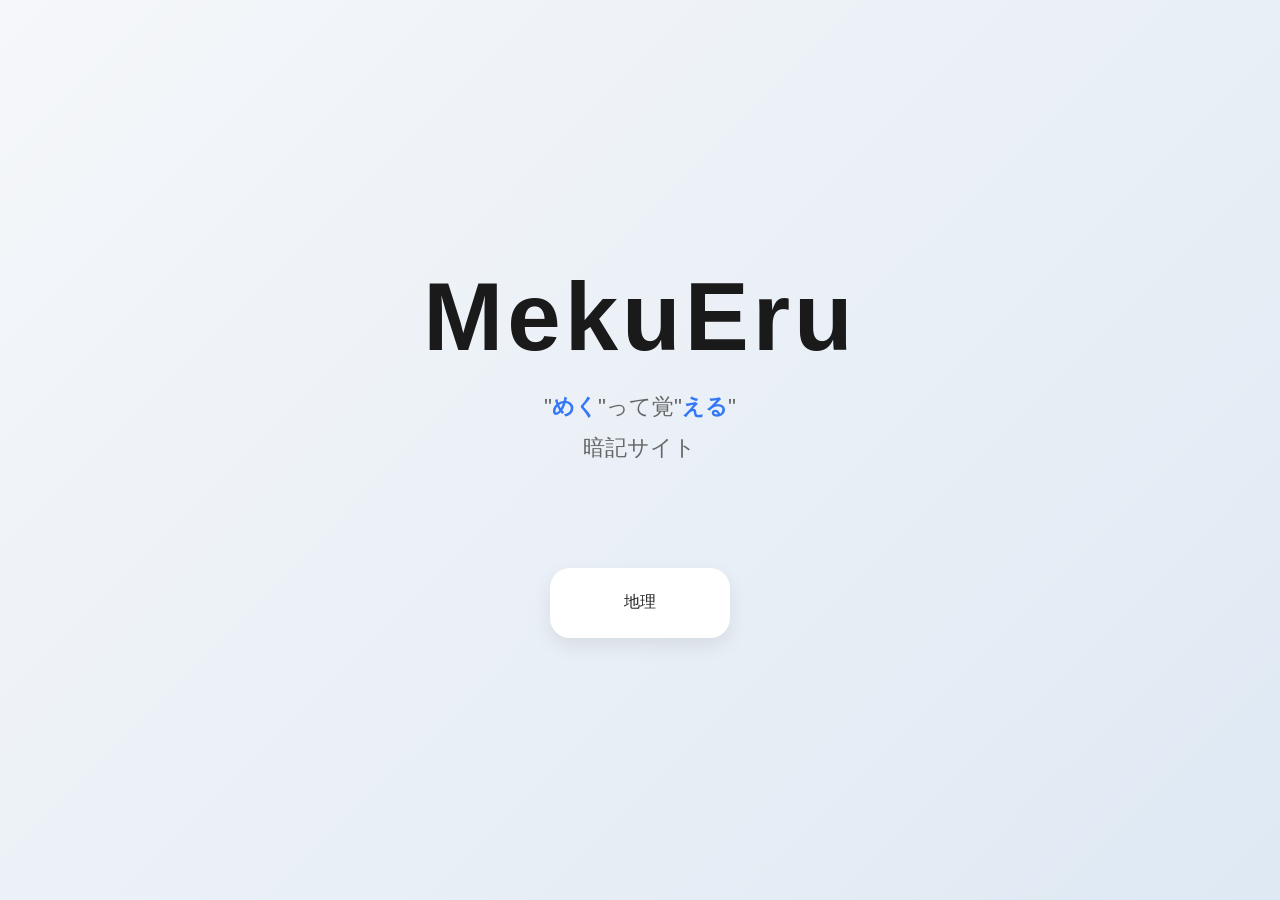
<file: index.html>
<!DOCTYPE html>
<html lang="ja">
<head>
    <meta charset="UTF-8">
    <title>MekuEru</title>
    <link rel="stylesheet" href="style.css">
    <link rel="shortcut icon" href="images/logo.ico" type="image/x-icon">
    <link rel="apple-touch-icon" href="images/logo.png" sizes="180x180">
    <link rel="icon" href="images/logo.png" type="image/png" sizes="192x192">
    <meta name="robots" content="noindex, nofollow">

</head>
<body>

    <main>

        <h1 class="logo">MekuEru</h1>

        <p class="catch">
            "<span>めく</span>"って覚"<span>える</span>"
            <br>
            暗記サイト
        </p>

        <div class="subjects">

            <a href="geography/geography.html" class="subject">
                地理
            </a>

            <!-- <a href="chinese/chinese.html" class="subject">
                中国語
            </a>

            <a href="earthscience.html" class="subject">
                地学
            </a> -->

        </div>

    </main>

</body>
</html>
</file>
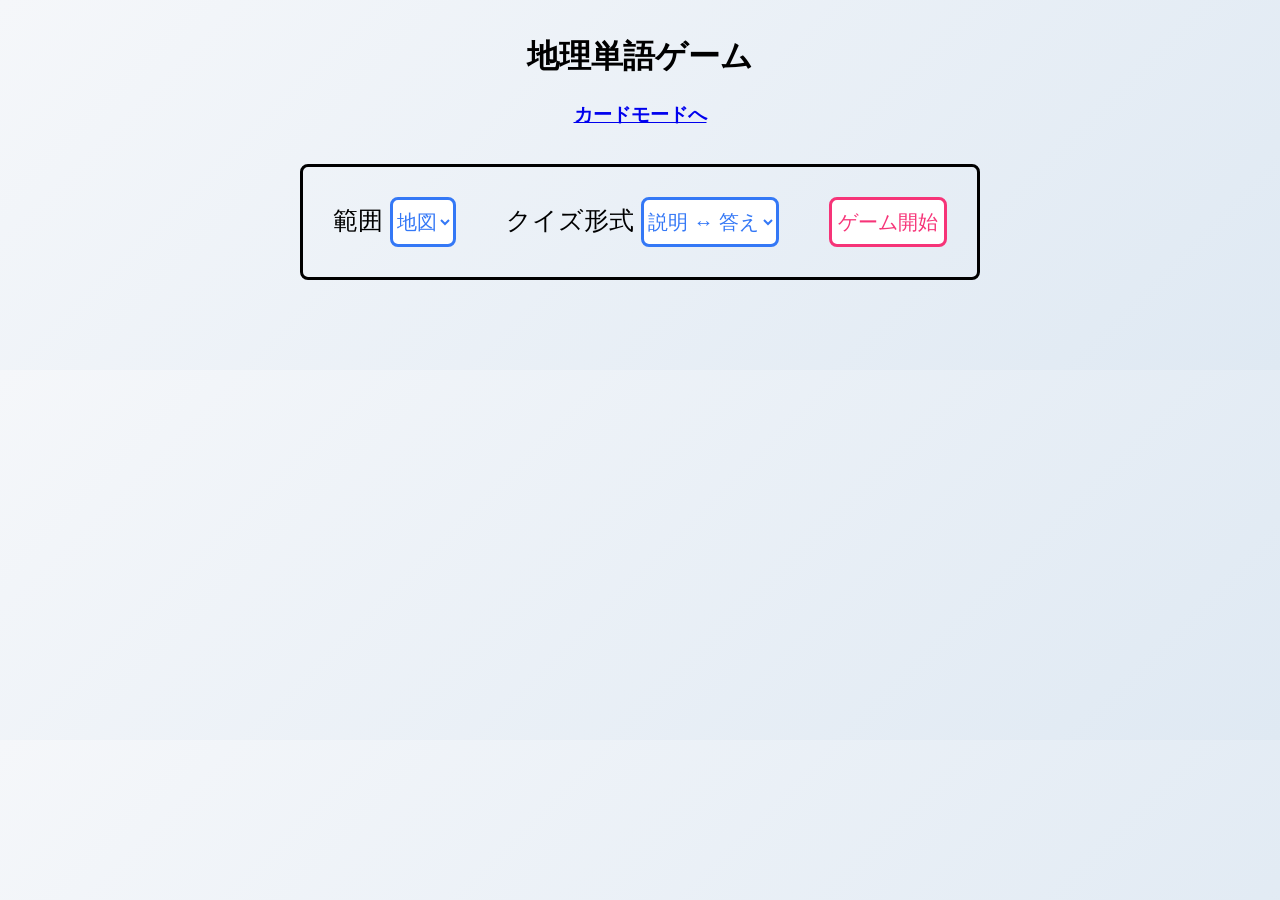
<file: geography/geog_game.html>
<!DOCTYPE html>
<html lang="ja">
<head>
    <meta charset="UTF-8">
    <title>MekuEru - Game</title>
    <link rel="stylesheet" href="geog_game.css">
    <meta name="robots" content="noindex, nofollow">
</head>
<body>

    <h1 style="line-height: 10px;">地理単語ゲーム</h1>
    <h3><a href="geography.html">カードモードへ</a></h3>

    <br>

    <div class="select">
        
        <div>
            <label>範囲</label>
            <select id="categorySelect">
                <option value="地図">地図</option>
                <option value="地形">地形</option>
            </select>
        </div>

        <div>
            <label>クイズ形式</label>
            <select id="questionMode">
                <option value="desc">説明 ↔ 答え</option>
                <option value="hint">画像 ↔ 答え</option>
            </select>
        </div>

        <button id="startButton">
            ゲーム開始
        </button>

    </div>

    <div id="result"></div>

    <div class="game-container">

        <div id="leftColumn" class="column"></div>

        <div id="rightColumn" class="column"></div>

    </div>

    <script src="geog_card.js"></script>
    <script src="geog_game.js"></script>

</body>
</html>
</file>
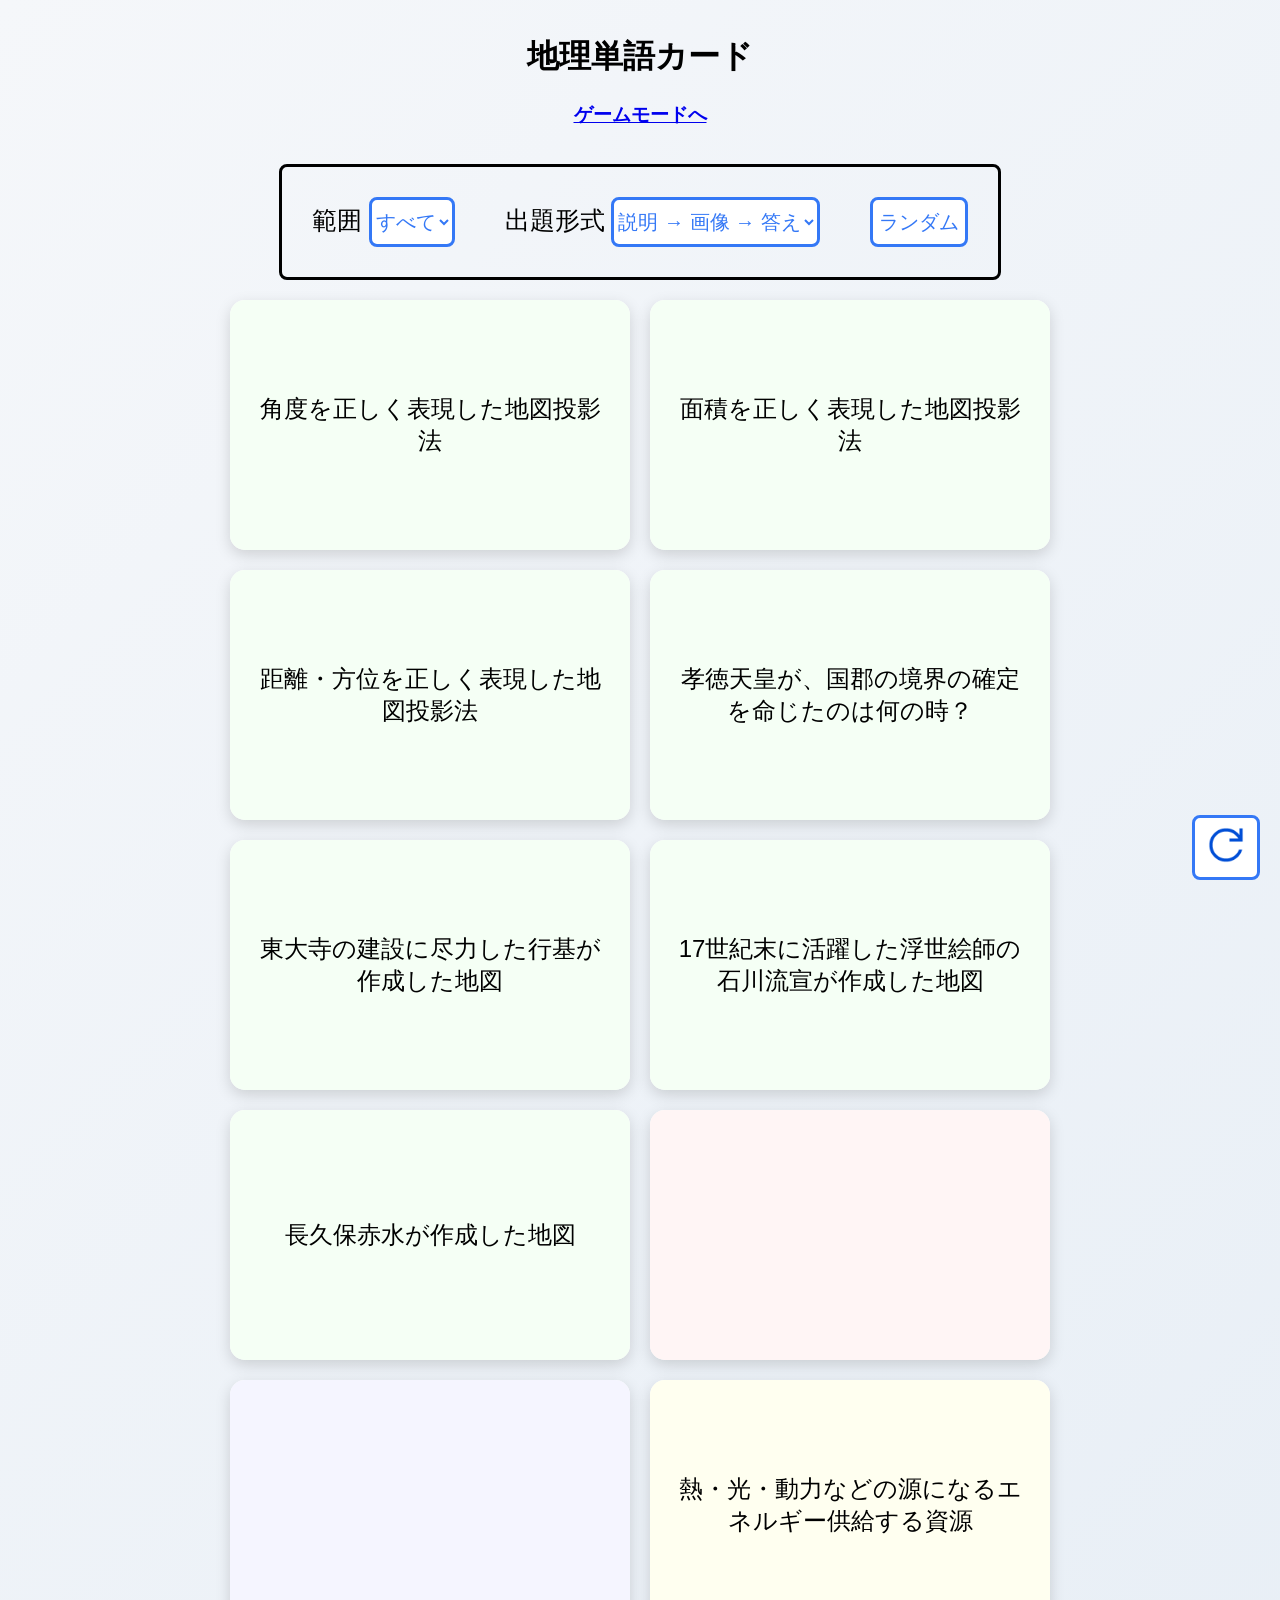
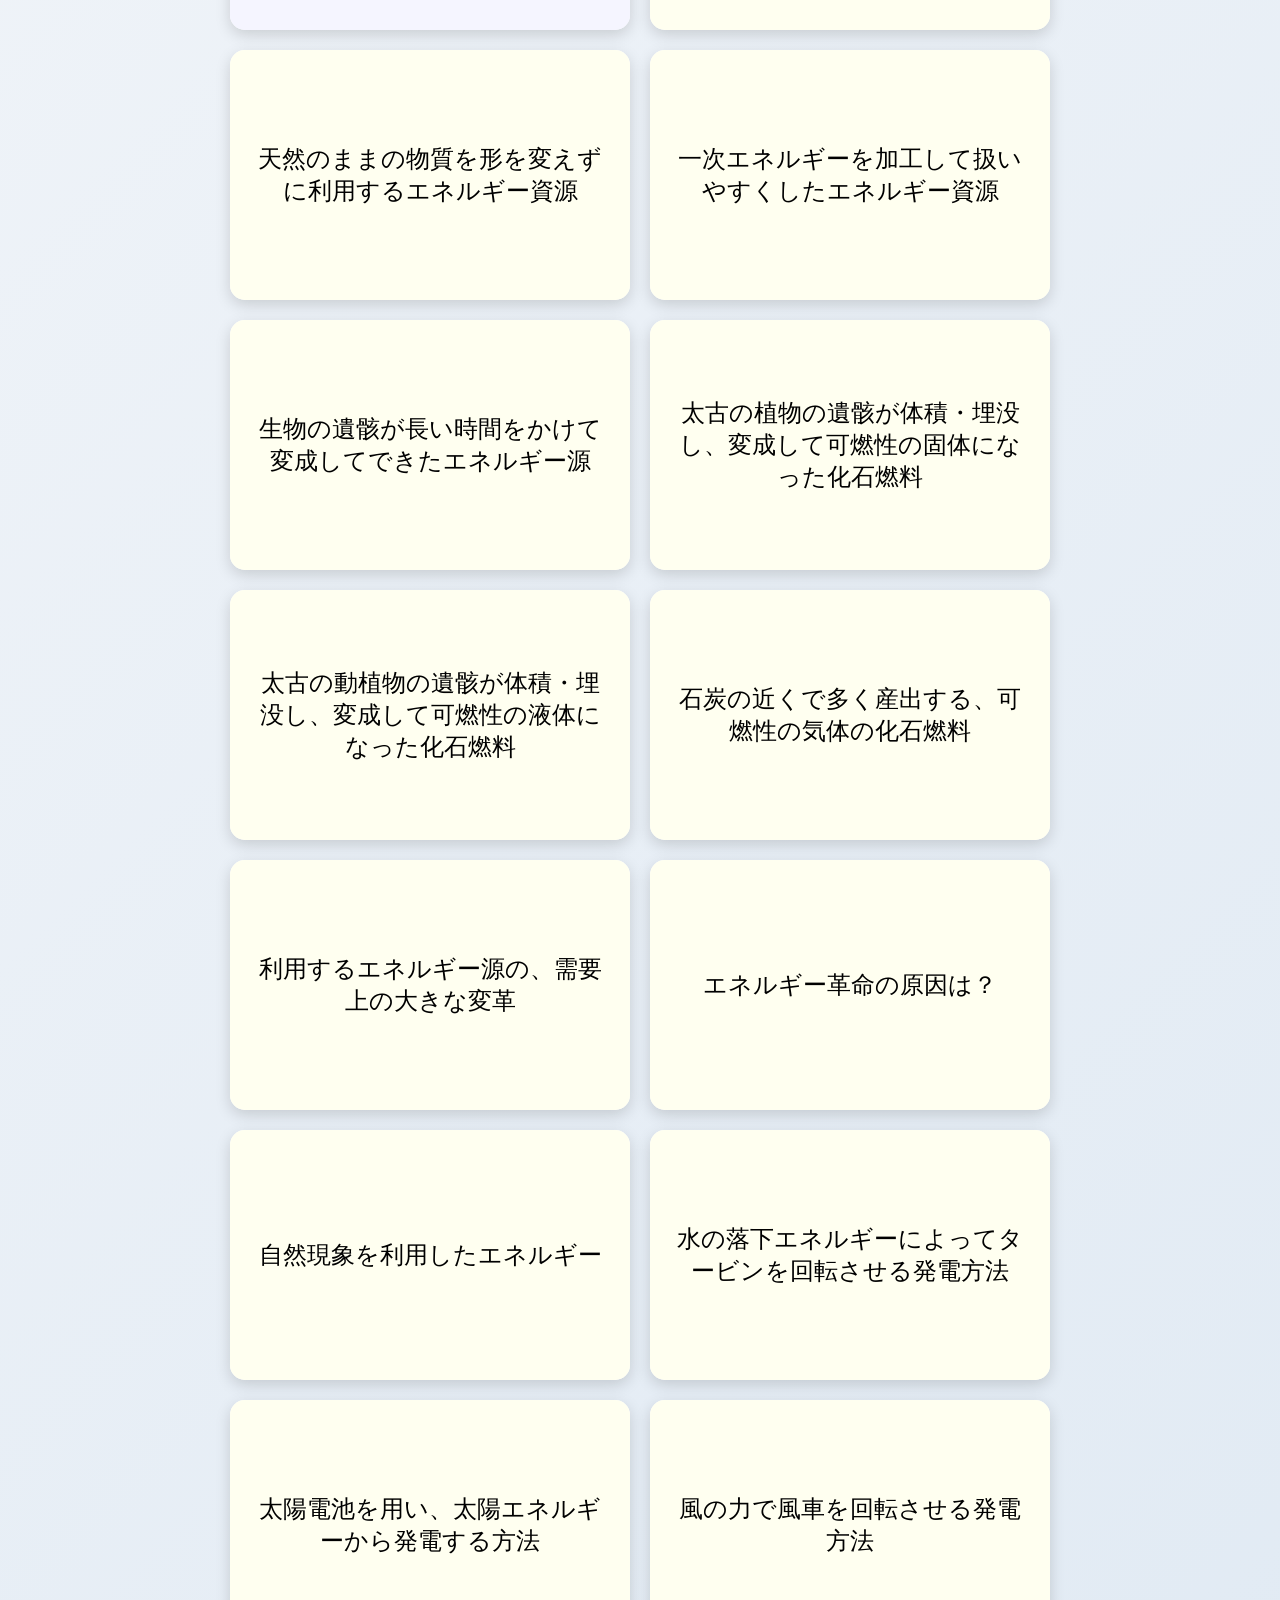
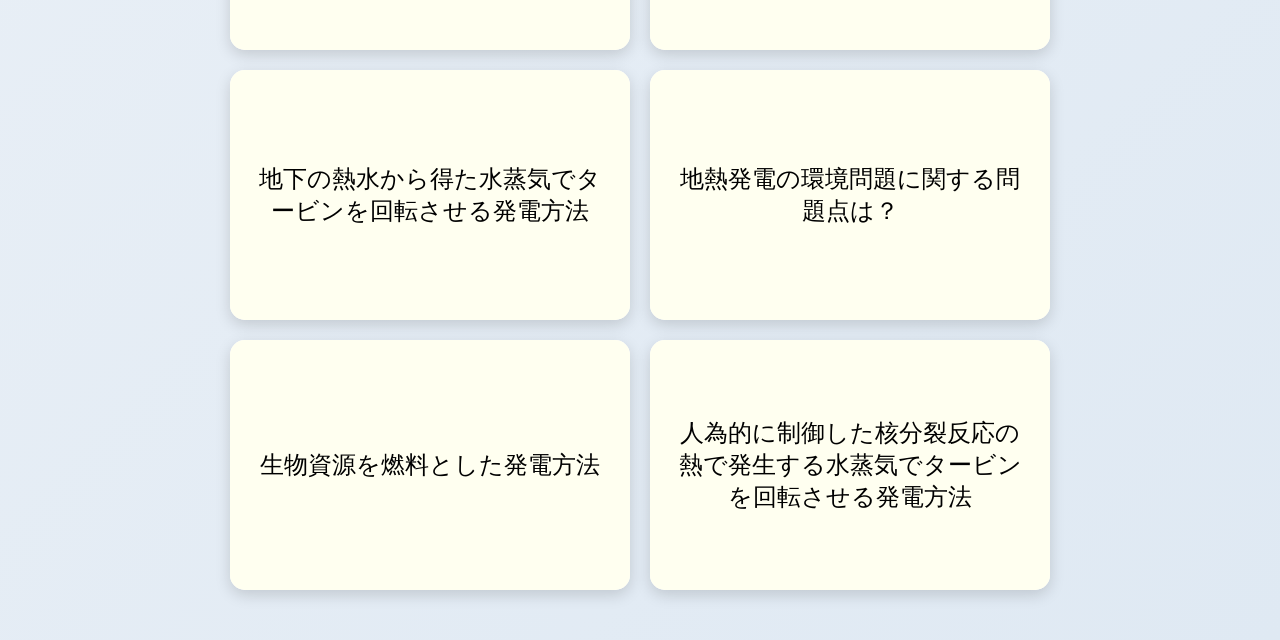
<file: geography/geography.html>
<!DOCTYPE html>
<html lang="ja">
<head>
    <meta charset="UTF-8">
    <title>地理 | MekuEru</title>
    <link rel="stylesheet" href="geog_style.css">
    <meta name="robots" content="noindex, nofollow">
</head>
<body>

    <h1 style="line-height: 10px;">地理単語カード</h1>
    <h3><a href="geog_game.html">ゲームモードへ</a></h3>

    <br>
    
    <div class="select">
        <div>
            <label>範囲</label>
            
            <select id="categorySelect">
                <option value="all">すべて</option>
                <option value="地図">地図</option>
                <option value="大地形">大地形</option>
                <option value="小地形">小地形</option>
            </select>
        </div>

        <div>
            <label>出題形式</label>
            <select id="modeSelect">
                <option value="dha">説明 → 画像 → 答え</option>
                <option value="da">説明 → 答え</option>
                <option value="ha">画像 → 答え</option>
                <option value="ad">答え → 説明</option>
            </select>
        </div>

        <button id="shuffleButton" class="random">
            ランダム
        </button>
    </div>

        <button id="resetButton" class="reset">
            <img src="images/reset_arrow.png" alt="reset">
        </button>
    
    <div class="card-container"></div>
    
    <script src="geog_card.js"></script>
    
    <script src="geog_script.js"></script>
    
</body>
</file>
<file: style.css>
*{
    margin:0;
    padding:0;
    box-sizing:border-box;
}

body{
    min-height:100vh;
    display:flex;
    justify-content:center;
    align-items:center;

    background:
        linear-gradient(
            135deg,
            #f5f7fa,
            #dfe9f3
        );

    font-family:
        "Segoe UI",
        sans-serif;
}

main{
    text-align:center;
}

.logo{
    font-size:6rem;
    font-weight:800;
    letter-spacing:4px;

    color:#1a1a1a;
}

.catch{
    margin-top:15px;

    font-size:1.4rem;
    color:#666;

    line-height:1.8;
}

.catch span{
    color:#3478f6;
    font-weight:bold;
}

.subjects{
    margin-top:100px;

    display:flex;
    gap:25px;
    justify-content:center;
}

.subject{
    width:180px;
    height:70px;

    display:flex;
    justify-content:center;
    align-items:center;

    text-decoration:none;
    color:#222;

    background:white;

    border-radius:20px;

    box-shadow:
        0 8px 20px rgba(0,0,0,0.08);

    transition:0.3s;
}

.subject:hover{
    transform:
        translateY(-6px);

    box-shadow:
        0 15px 30px rgba(0,0,0,0.12);
}
</file>
<file: geography/geog_game.css>
body{
    margin:0;
    padding:30px;
    background:
        linear-gradient(
            135deg,
            #f5f7fa,
            #dfe9f3
        );
    font-family:sans-serif;
    display: flex;
    flex-direction: column;
    justify-content: center;
    align-items: center;
}

h1{
    text-align:center;
}

.select {
    display: flex;
    justify-content: center;
    flex-wrap: wrap;
    gap: 50px;
    padding: 30px;
    font-size: 25px;
    font-weight: 500;
    border-radius: 8px;
    border: 3px solid black;
}
select {
    height: 50px;
    font-size: 20px;
    background-color: white;
    border-radius: 8px;
    border: 3.5px solid #3478f6;
    color: #3478f6;
}
button {
    height: 50px;
    font-size: 20px;
    background-color: white;
    border-radius: 8px;
    border: 3.5px solid #f63478;
    color: #f63478;
}

.game-container{
    display:flex;
    justify-content:center;
    gap:60px;
}

.column{
    width:350px;

    display:flex;
    flex-direction:column;
    gap:15px;
}

.game-card{
    background:white;
    border-radius:12px;
    padding:15px;

    min-height:80px;

    display:flex;
    justify-content:center;
    align-items:center;

    cursor:pointer;

    box-shadow:0 2px 8px rgba(0,0,0,.1);

    transition:.2s;
}

.game-card:hover{
    transform:translateY(-2px);
}

.selected{
    border:3px solid #3478f6;
}

.correct{
    background:#d4f7d4;
}

.wrong{
    background:#ffd8d8;
}

.game-card img{
    max-width:100%;
    max-height:100px;
}

#result{
    text-align:center;
    font-size:24px;
    height:40px;
    margin-bottom:20px;
}
</file>
<file: geography/geog_style.css>
body{
    margin:0;
    padding:30px;
    background:
        linear-gradient(
            135deg,
            #f5f7fa,
            #dfe9f3
        );
    font-family:sans-serif;
    display: flex;
    flex-direction: column;
    justify-content: center;
    align-items: center;
}

h1{
    text-align:center;
}

/* 横スクロール */
.card-container{
    display:flex;
    flex-wrap: wrap;
    justify-content: center;
    gap:20px;
    padding:20px;
}

.card-container::-webkit-scrollbar{
    height:8px;
}

.card{
    width:400px;
    height:250px;
    flex-shrink:0;
    cursor:pointer;
}

/* カード本体 */
.card-inner{
    width:100%;
    height:100%;

    background:white;
    border-radius:15px;

    box-shadow:0 5px 15px rgba(0,0,0,0.15);

    display:flex;
    justify-content:center;
    align-items:center;

    text-align:center;

    transition:transform 0.6s;
    overflow:hidden;
}

/* 回転 */
.card-inner.flip{
    transform:rotateY(90deg);
}

/* 中身 */
.card-face{
    width:100%;
    height:100%;

    display:flex;
    flex-direction: column;

    justify-content:center;
    align-items:center;

    padding:20px;
    box-sizing:border-box;

    font-size: 1.5rem;
}

/* ヒント画像 */
.card-face img{
    width:100%;
    height:100%;
    object-fit:contain;
}
.card-face h4 {
    height: 20%;
    font-size: 1rem;
    z-index: 50;
}

/* 答え */
.card-face h2 {
    margin:0;
    font-size:2rem;
}

.card-inner.map .card-face.state-0{
    background: rgb(245,255,245);
}
.card-inner.map .card-face.state-1{
    background: rgb(235,255,235);
}
.card-inner.map .card-face.state-2{
    background: rgb(225,255,225);
}

.card-inner.l_terrain .card-face.state-0{
    background: rgb(255,245,245);
}
.card-inner.l_terrain .card-face.state-1{
    background: rgb(255,235,235);
}
.card-inner.l_terrain .card-face.state-2{
    background: rgb(255,225,225);
}

.card-inner.s_terrain .card-face.state-0 {
    background: rgb(245,245,255);
}
.card-inner.s_terrain .card-face.state-1 {
    background: rgb(235,235,255);
}
.card-inner.s_terrain .card-face.state-2 {
    background: rgb(225,225,255);
}

.card-inner.energy .card-face.state-0 {
    background: rgb(255,255,240);
}
.card-inner.energy .card-face.state-1 {
    background: rgb(255,255,225);
}
.card-inner.energy .card-face.state-2 {
    background: rgb(255,255,210);
}

.select {
    display: flex;
    flex-wrap: wrap;
    gap: 50px;
    padding: 30px;
    font-size: 25px;
    font-weight: 500;
    border-radius: 8px;
    border: 3px solid black;
}

select {
    height: 50px;
    font-size: 20px;
    background-color: white;
    border-radius: 8px;
    border: 3.5px solid #3478f6;
    color: #3478f6;
}
button {
    height: 50px;
    font-size: 20px;
    background-color: white;
    border-radius: 8px;
    border: 3.5px solid #3478f6;
    color: #3478f6;
}
.reset {
    height: 65px;
    position: fixed;
    right: 20px;
    bottom: 20px;
}
.reset img {
    height: 50px;
    width: 50px;
    filter: invert(90%) sepia(99%) saturate(10000%) hue-rotate(215deg)
}
</file>
